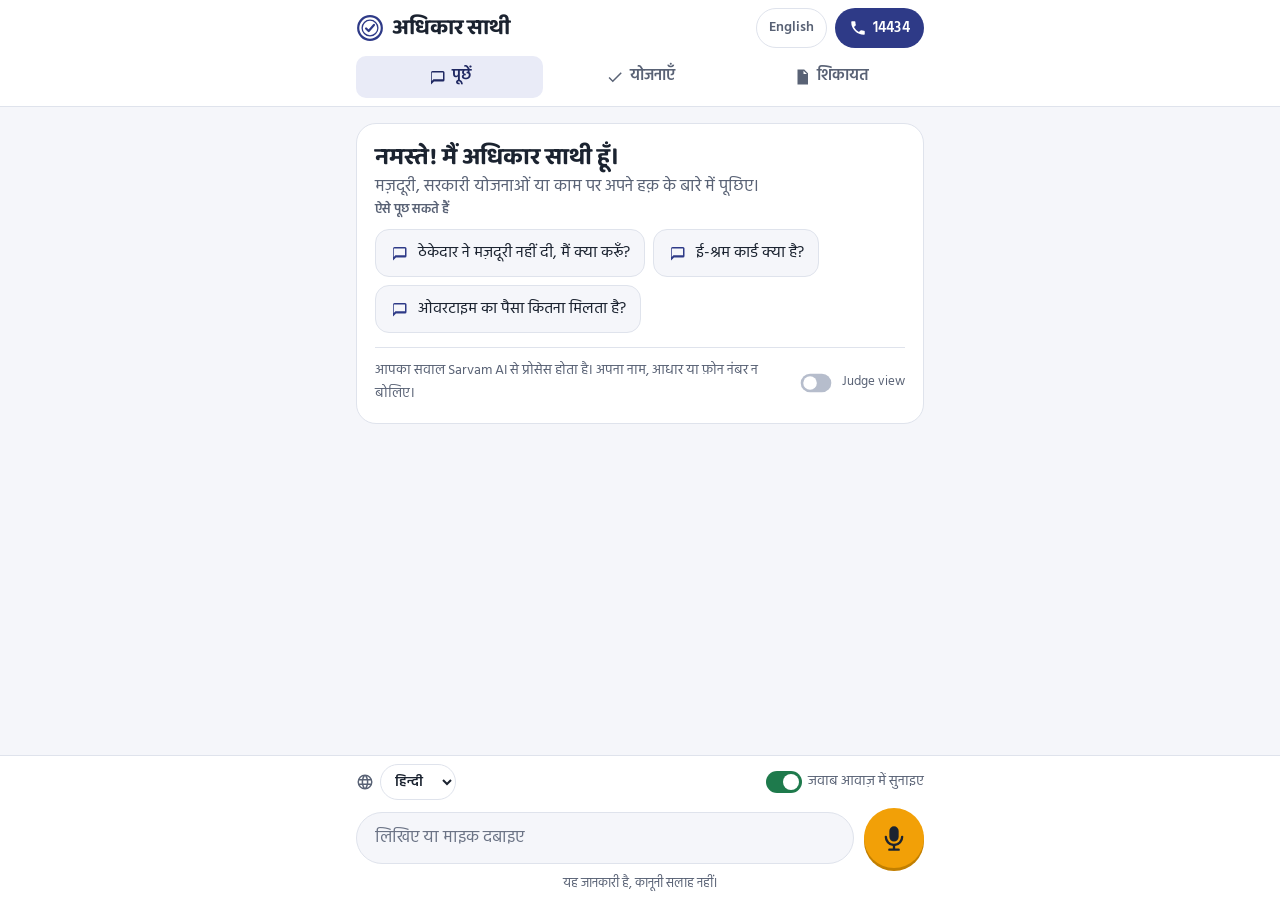
<file: app/frontend/index.html>
<!doctype html>
<html lang="hi">
<head>
  <meta charset="utf-8">
  <meta name="viewport" content="width=device-width, initial-scale=1, viewport-fit=cover">
  <meta name="theme-color" content="#2E3A87">
  <title>अधिकार साथी | Adhikar Saathi</title>
  <meta name="description" content="Voice assistant that explains workers' rights and welfare schemes in Indian languages, with the law cited.">
  <!-- Fonts are optional: offline, the stacks fall back to Nirmala UI / system Indic fonts. -->
  <link rel="preconnect" href="https://fonts.googleapis.com">
  <link rel="preconnect" href="https://fonts.gstatic.com" crossorigin>
  <link href="https://fonts.googleapis.com/css2?family=Baloo+2:wght@600;700&family=Hind:wght@400;500;600&family=Noto+Sans+Bengali:wght@400;600&family=Noto+Sans+Gurmukhi:wght@400;600&display=swap" rel="stylesheet">
  <link rel="stylesheet" href="style.css?v=4">
</head>
<body>
  <a class="skip" href="#main" data-s="skip"></a>

  <header class="top no-print">
    <div class="top-row">
      <div class="brand">
        <svg class="brand-mark" viewBox="0 0 32 32" aria-hidden="true" focusable="false"><circle cx="16" cy="16" r="13.5" fill="none" stroke="currentColor" stroke-width="2.5"/><circle cx="16" cy="16" r="9" fill="none" stroke="currentColor" stroke-width="1.5"/><path d="M11.5 16.5l3 3 6-7" fill="none" stroke="currentColor" stroke-width="2.5" stroke-linecap="round" stroke-linejoin="round"/></svg>
        <span class="brand-name" data-s="brand"></span>
      </div>
      <div class="top-actions">
        <button type="button" class="ui-lang" id="ui-lang"></button>
        <a class="helpline" href="tel:14434" data-s-aria="helpline.aria">
          <svg viewBox="0 0 24 24" width="18" height="18" aria-hidden="true" focusable="false"><path fill="currentColor" d="M6.6 10.8a15.1 15.1 0 0 0 6.6 6.6l2.2-2.2a1 1 0 0 1 1-.25 11.4 11.4 0 0 0 3.6.57 1 1 0 0 1 1 1V20a1 1 0 0 1-1 1A17 17 0 0 1 3 4a1 1 0 0 1 1-1h3.5a1 1 0 0 1 1 1c0 1.25.2 2.45.57 3.6a1 1 0 0 1-.25 1z"/></svg>
          <span>14434</span>
        </a>
      </div>
    </div>
    <nav class="tabs" id="tabs" aria-label="Main"></nav>
  </header>

  <main id="main" tabindex="-1">
    <section id="view-ask" class="view">
      <h1 class="sr-only" data-s="home.title"></h1>
      <div id="thread" class="thread"></div>
    </section>

    <section id="view-schemes" class="view" hidden>
      <h1 class="view-title" data-s="sch.title"></h1>
      <div id="sch-body"></div>
    </section>

    <section id="view-complaint" class="view" hidden>
      <h1 class="view-title no-print" data-s="cmp.title"></h1>
      <div id="cmp-form-wrap" class="no-print">
        <p class="lead" data-s="cmp.intro"></p>
        <form id="cmp-form" class="form" novalidate></form>
      </div>
      <div id="cmp-result" aria-live="polite"></div>
    </section>
  </main>

  <footer class="composer no-print" id="composer" data-state="idle" data-mode="mic">
    <div class="composer-inner">
      <div class="composer-meta">
        <label class="pick">
          <svg viewBox="0 0 24 24" width="18" height="18" aria-hidden="true" focusable="false"><path fill="currentColor" d="M12 2a10 10 0 1 0 0 20 10 10 0 0 0 0-20zm6.9 6h-2.95a15.7 15.7 0 0 0-1.38-3.56A8 8 0 0 1 18.9 8zM12 4.04c.83 1.2 1.48 2.53 1.91 3.96h-3.82c.43-1.43 1.08-2.76 1.91-3.96zM4.26 14a8.2 8.2 0 0 1 0-4h3.38a16.5 16.5 0 0 0 0 4zm.82 2h2.95c.32 1.25.78 2.45 1.38 3.56A8 8 0 0 1 5.08 16zm2.95-8H5.08a8 8 0 0 1 4.33-3.56A15.7 15.7 0 0 0 8.03 8zM12 19.96A14 14 0 0 1 10.09 16h3.82A14 14 0 0 1 12 19.96zM14.34 14H9.66a14.6 14.6 0 0 1 0-4h4.68a14.6 14.6 0 0 1 0 4zm.25 5.56c.6-1.11 1.06-2.31 1.38-3.56h2.95a8 8 0 0 1-4.33 3.56zM16.36 14a16.5 16.5 0 0 0 0-4h3.38a8.2 8.2 0 0 1 0 4z"/></svg>
          <span class="sr-only" data-s="lang.label"></span>
          <select id="lang-select"></select>
        </label>
        <label class="pick voice">
          <input type="checkbox" id="want-audio" checked>
          <span class="switch" aria-hidden="true"></span>
          <span data-s="home.voiceReply"></span>
        </label>
      </div>

      <form id="text-form" class="input-row" autocomplete="off" novalidate>
        <div class="rec-bar" id="rec-bar" role="status" aria-live="polite">
          <span class="rec-dot" aria-hidden="true"></span>
          <span class="rec-msg" data-s="rec.recording"></span>
          <span class="rec-time" id="rec-time"></span>
        </div>
        <label for="text-input" class="sr-only" data-s="home.orType"></label>
        <input id="text-input" name="text" type="text" enterkeyhint="send" maxlength="500" data-s-ph="home.placeholder">
        <button type="button" id="mic" class="mic">
          <svg class="ring" viewBox="0 0 64 64" aria-hidden="true" focusable="false"><circle cx="32" cy="32" r="29.5" pathLength="100"/></svg>
          <svg class="ic ic-mic" viewBox="0 0 24 24" aria-hidden="true" focusable="false"><path fill="currentColor" d="M12 15a4 4 0 0 0 4-4V6a4 4 0 0 0-8 0v5a4 4 0 0 0 4 4zm6-4a1 1 0 0 1 2 0 8 8 0 0 1-7 7.94V21h3a1 1 0 0 1 0 2H8a1 1 0 0 1 0-2h3v-2.06A8 8 0 0 1 4 11a1 1 0 0 1 2 0 6 6 0 0 0 12 0z"/></svg>
          <svg class="ic ic-stop" viewBox="0 0 24 24" aria-hidden="true" focusable="false"><rect x="6" y="6" width="12" height="12" rx="2.5" fill="currentColor"/></svg>
          <svg class="ic ic-send" viewBox="0 0 24 24" aria-hidden="true" focusable="false"><path fill="currentColor" d="M3.4 20.4 21 12 3.4 3.6 3.4 10l12.6 2-12.6 2z"/></svg>
        </button>
      </form>
      <p class="fine" data-s="notice.legal"></p>
    </div>
  </footer>

  <script src="app.js?v=4"></script>
</body>
</html>
</file>
<file: app/frontend/style.css>
/* Adhikar Saathi: a quiet chat thread with one bold element, the citation stamp
   (stamp-pad ink blue, like an office seal: the mark that makes a paper official). */
:root {
  --ink: #1b2330;
  --stamp: #2e3a87;
  --stamp-deep: #1f2862;
  --stamp-tint: #e9ebf7;
  --marigold: #f2a007;
  --marigold-deep: #c27f00;
  --paper: #f5f6fa;
  --card: #ffffff;
  --line: #dfe3ec;
  --muted: #596275;
  --ok: #1e7a4c;
  --ok-bg: #e3f4ea;
  --warn: #7a4f00;
  --warn-bg: #fff4d6;
  --bad: #b3261e;
  --bad-bg: #fce8e6;
  --focus: #1a5cff;
  --col: 600px;
  --composer-h: 150px;
  --indic: "Hind", "Noto Sans Devanagari", "Noto Sans Gurmukhi", "Noto Sans Bengali", "Nirmala UI", "Mangal", system-ui, -apple-system, "Segoe UI", Roboto, sans-serif;
  --font-body: var(--indic);
  --font-display: "Baloo 2", "Hind", "Noto Sans Devanagari", "Nirmala UI", system-ui, sans-serif;
  --font-mono: ui-monospace, "Cascadia Mono", Consolas, monospace;
}

* { box-sizing: border-box; }
html { -webkit-text-size-adjust: 100%; }
body {
  margin: 0;
  background: var(--paper);
  color: var(--ink);
  font-family: var(--font-body);
  font-size: 17px;
  line-height: 1.6;
}
[hidden] { display: none !important; }
button, input, textarea, select { font: inherit; color: inherit; }
a { color: var(--stamp); }
:focus-visible { outline: 3px solid var(--focus); outline-offset: 2px; border-radius: 8px; }
.sr-only { position: absolute; width: 1px; height: 1px; overflow: hidden; clip: rect(0 0 0 0); white-space: nowrap; }
.skip { position: absolute; left: -999px; top: 0; background: var(--marigold); color: var(--ink); padding: 12px 16px; z-index: 100; font-weight: 600; }
.skip:focus { left: 8px; top: 8px; }

/* ---------- header ---------- */
.top { position: sticky; top: 0; z-index: 20; background: var(--card); border-bottom: 1px solid var(--line); }
.top-row, .tabs { max-width: var(--col); margin: 0 auto; padding: 0 16px; }
.top-row { display: flex; align-items: center; justify-content: space-between; gap: 12px; min-height: 56px; }
.brand { display: flex; align-items: center; gap: 8px; color: var(--stamp); min-width: 0; }
.brand-mark { width: 28px; height: 28px; flex: none; }
.brand-name { font-family: var(--font-display); font-weight: 700; font-size: 22px; line-height: 1.2; color: var(--ink); white-space: nowrap; }
.top-actions { display: flex; align-items: center; gap: 8px; }
.ui-lang {
  min-height: 40px; padding: 0 12px; border-radius: 999px; border: 1px solid var(--line); background: var(--card);
  font-size: 14px; font-weight: 600; cursor: pointer; color: var(--muted);
}
.helpline {
  display: inline-flex; align-items: center; gap: 6px; min-height: 40px; padding: 0 14px; border-radius: 999px;
  background: var(--stamp); color: #fff; text-decoration: none; font-weight: 600; font-size: 15px; letter-spacing: .3px;
}
.tabs { display: flex; gap: 4px; padding-bottom: 8px; }
.tab {
  flex: 1; display: flex; align-items: center; justify-content: center; gap: 6px; min-height: 42px;
  border: 0; border-radius: 10px; background: transparent; color: var(--muted); font-weight: 600; font-size: 16px; cursor: pointer;
}
.tab svg { width: 18px; height: 18px; flex: none; }
.tab[aria-current="page"] { background: var(--stamp-tint); color: var(--stamp-deep); }

/* ---------- layout ---------- */
main { max-width: var(--col); margin: 0 auto; padding: 16px 16px 24px; outline: none; }
body.on-ask main { padding-bottom: calc(var(--composer-h) + 16px); }
.view-title { font-family: var(--font-display); font-weight: 700; font-size: 26px; line-height: 1.3; margin: 4px 0 8px; }
.lead { margin: 0 0 16px; color: var(--muted); }

/* ---------- thread ---------- */
.thread { display: flex; flex-direction: column; gap: 14px; }
.msg { max-width: 92%; animation: rise .3s ease-out both; }
.msg.me { align-self: flex-end; max-width: 82%; }
.bubble { background: var(--card); border: 1px solid var(--line); border-radius: 6px 20px 20px 20px; padding: 14px 16px; }
.me .bubble { background: var(--stamp); border-color: var(--stamp); color: #fff; border-radius: 20px 6px 20px 20px; }
.me .bubble.pending { display: flex; align-items: center; gap: 8px; }
.me .bubble.pending svg { width: 20px; height: 20px; }
.bubble p { margin: 0; }
.answer-text { font-size: 18px; line-height: 1.75; white-space: pre-line; }

/* welcome */
.msg.welcome { max-width: 100%; }
.welcome .bubble { padding: 18px; border-radius: 20px; }
.welcome-title { font-family: var(--font-display); font-weight: 700; font-size: 24px; line-height: 1.3; margin: 0 0 4px; }
.welcome-body { color: var(--muted); margin: 0 0 14px; }
.eyebrow { display: block; font-size: 13px; font-weight: 600; color: var(--muted); margin: 0 0 8px; }
.chips { display: flex; flex-direction: column; gap: 8px; }
.chip {
  display: flex; align-items: center; gap: 10px; text-align: left; min-height: 48px; padding: 8px 14px;
  border: 1px solid var(--line); border-radius: 14px; background: var(--paper); cursor: pointer; font-size: 16px; line-height: 1.4;
}
.chip svg { width: 18px; height: 18px; flex: none; color: var(--stamp); }
.chip:hover { border-color: var(--stamp); }
.welcome-foot { margin: 14px 0 0; padding-top: 12px; border-top: 1px solid var(--line); font-size: 14px; color: var(--muted); display: flex; flex-wrap: wrap; gap: 6px 14px; align-items: center; justify-content: space-between; }
.welcome-foot p { margin: 0; flex: 1 1 220px; }

/* status label inside a bubble (clarify / refuse / error) */
.tag { display: inline-block; font-size: 13px; font-weight: 600; padding: 2px 10px; border-radius: 999px; margin-bottom: 8px; }
.tag.clarify { background: var(--warn-bg); color: var(--warn); }
.tag.refuse { background: var(--stamp-tint); color: var(--stamp-deep); }
.tag.error { background: var(--bad-bg); color: var(--bad); }
.bubble.clarify { border-color: var(--marigold); }
.bubble.error { border-color: var(--bad); }

/* listen */
.listen {
  display: inline-flex; align-items: center; gap: 8px; min-height: 44px; padding: 0 16px 0 10px; margin: 12px 0 0;
  border: 0; border-radius: 999px; background: var(--marigold); color: var(--ink); font-weight: 600; cursor: pointer;
}
.listen svg { width: 24px; height: 24px; }
.listen-hint { display: block; font-size: 14px; color: var(--warn); margin-top: 6px; }

/* the signature: citations as rubber-stamp impressions */
.sources { margin-top: 14px; }
.stamps { display: flex; flex-wrap: wrap; gap: 10px 12px; padding: 4px 2px; }
.stamp {
  display: inline-flex; flex-direction: column; align-items: flex-start; gap: 0; padding: 5px 10px 6px;
  border: 2px solid var(--stamp); border-radius: 6px; outline: 1px solid var(--stamp); outline-offset: 2px;
  color: var(--stamp); background: rgba(46, 58, 135, .04); text-decoration: none; transform: rotate(-1.4deg);
  font-family: var(--font-body); line-height: 1.25;
}
.stamp:nth-child(even) { transform: rotate(1.1deg); }
.stamp-law { font-size: 12px; font-weight: 600; text-transform: uppercase; letter-spacing: .07em; }
.stamp-sec { font-family: var(--font-mono); font-size: 12px; opacity: .85; }
a.stamp:hover { background: var(--stamp-tint); }
a.stamp:focus-visible { outline: 3px solid var(--focus); }

.linkish { background: none; border: 0; padding: 6px 0; min-height: 40px; color: var(--stamp); font-weight: 600; cursor: pointer; text-decoration: underline; text-underline-offset: 3px; }
.gloss { margin-top: 6px; padding: 10px 12px; border-radius: 12px; background: var(--paper); font-size: 16px; }
.note { margin-top: 12px; padding: 10px 12px; border-radius: 12px; font-size: 15px; }
.note.warn { background: var(--warn-bg); color: var(--warn); }
.note.warn p + p { margin-top: 4px; }
.note.help { background: var(--stamp-tint); color: var(--stamp-deep); display: flex; flex-wrap: wrap; align-items: center; justify-content: space-between; gap: 8px; }
.call { display: inline-flex; align-items: center; gap: 6px; min-height: 40px; padding: 0 14px; border-radius: 999px; background: var(--stamp); color: #fff; text-decoration: none; font-weight: 600; }
.after { font-size: 14px; color: var(--muted); margin: 6px 4px 0; }
.retry { margin-top: 12px; }

/* thinking dots */
.dots { display: inline-flex; gap: 6px; align-items: center; min-height: 28px; }
.dots i { width: 8px; height: 8px; border-radius: 50%; background: var(--muted); animation: blink 1.2s ease-in-out infinite; }
.dots i:nth-child(2) { animation-delay: .15s; }
.dots i:nth-child(3) { animation-delay: .3s; }
.dots-label { margin-left: 8px; color: var(--muted); font-size: 15px; }

.judge-only { display: none; }
body.judge .judge-only { display: block; }
.judge-box { margin-top: 8px; background: #11182a; color: #dfe6f5; border-radius: 12px; padding: 10px 12px; font: 13px/1.5 var(--font-mono); overflow-x: auto; }
.judge-box pre { margin: 0; white-space: pre-wrap; word-break: break-word; }
.judge-toggle { display: inline-flex; align-items: center; gap: 8px; background: none; border: 0; padding: 4px 0; min-height: 36px; cursor: pointer; font-size: 13px; color: var(--muted); }
.judge-toggle .switch { transform: scale(.85); }

/* ---------- composer ---------- */
.composer { position: fixed; left: 0; right: 0; bottom: 0; z-index: 30; background: var(--card); border-top: 1px solid var(--line); padding-bottom: env(safe-area-inset-bottom); }
.composer-inner { max-width: var(--col); margin: 0 auto; padding: 8px 16px 6px; }
.composer-meta { display: flex; align-items: center; justify-content: space-between; gap: 10px; margin-bottom: 8px; font-size: 14px; color: var(--muted); }
.pick { display: inline-flex; align-items: center; gap: 6px; min-height: 36px; cursor: pointer; }
.pick select { border: 1px solid var(--line); border-radius: 999px; padding: 4px 10px; background: var(--card); font-weight: 600; color: var(--ink); min-height: 36px; }
.voice input { position: absolute; opacity: 0; width: 1px; height: 1px; }
.switch { width: 36px; height: 22px; border-radius: 999px; background: #b6bdcc; position: relative; transition: background .2s; flex: none; display: inline-block; }
.switch::after { content: ""; position: absolute; top: 3px; left: 3px; width: 16px; height: 16px; border-radius: 50%; background: #fff; transition: transform .2s; }
.voice input:checked + .switch, .judge-toggle[aria-checked="true"] .switch { background: var(--ok); }
.voice input:checked + .switch::after, .judge-toggle[aria-checked="true"] .switch::after { transform: translateX(14px); }
.voice input:focus-visible + .switch { outline: 3px solid var(--focus); outline-offset: 2px; }

.input-row { display: flex; align-items: center; gap: 10px; }
.input-row input {
  flex: 1; min-width: 0; min-height: 52px; padding: 10px 18px; border: 1px solid var(--line); border-radius: 999px;
  background: var(--paper); font-size: 17px;
}
.input-row input::placeholder { color: #6b7385; }
.mic {
  position: relative; flex: none; width: 60px; height: 60px; border-radius: 50%; border: 0; cursor: pointer;
  background: var(--marigold); color: var(--ink); display: grid; place-items: center;
  box-shadow: 0 3px 0 var(--marigold-deep); transition: background-color .2s, transform .1s;
}
.mic:active { transform: translateY(2px); box-shadow: 0 1px 0 var(--marigold-deep); }
.mic .ic { width: 28px; height: 28px; grid-area: 1 / 1; display: none; }
.mic .ring { position: absolute; inset: -6px; width: calc(100% + 12px); height: calc(100% + 12px); transform: rotate(-90deg); display: none; }
.mic .ring circle { fill: none; stroke: var(--bad); stroke-width: 3; stroke-dasharray: 100; stroke-dashoffset: 100; stroke-linecap: round; }
.composer[data-mode="mic"] .ic-mic { display: block; }
.composer[data-mode="send"] .mic { background: var(--stamp); color: #fff; box-shadow: 0 3px 0 var(--stamp-deep); }
.composer[data-mode="send"] .ic-send { display: block; }
.composer[data-state="recording"] .mic { background: var(--bad); color: #fff; box-shadow: none; }
.composer[data-state="recording"] .ic { display: none; }
.composer[data-state="recording"] .ic-stop { display: block; }
.composer[data-state="recording"] .ring { display: block; }
.composer[data-state="thinking"] .mic, .composer[data-state="requesting"] .mic { opacity: .5; cursor: progress; }
.composer.nudge[data-state="idle"] .mic { animation: nudge 1.6s ease-in-out infinite; }

.rec-bar { display: none; align-items: center; gap: 10px; min-width: 0; min-height: 52px; padding: 0 18px; border-radius: 999px; background: var(--bad-bg); color: var(--bad); font-weight: 600; flex: 1; }
.composer[data-state="recording"] .rec-bar { display: flex; }
.composer[data-state="recording"] .input-row input { display: none; }
.rec-dot { width: 10px; height: 10px; border-radius: 50%; background: var(--bad); animation: blink 1s ease-in-out infinite; flex: none; }
.rec-msg { flex: 1; font-size: 15px; line-height: 1.3; }
.rec-time { font-variant-numeric: tabular-nums; font-family: var(--font-mono); font-size: 14px; }
.fine { margin: 6px 0 0; text-align: center; font-size: 12.5px; color: var(--muted); }

/* ---------- buttons (schemes / complaint) ---------- */
.btn {
  display: inline-flex; align-items: center; justify-content: center; gap: 8px; min-height: 52px; padding: 8px 20px;
  border-radius: 14px; border: 1px solid var(--line); background: var(--card); color: var(--ink); font-weight: 600; cursor: pointer; text-decoration: none; text-align: center;
}
.btn-primary { background: var(--stamp); border-color: var(--stamp); color: #fff; }
.btn-block { width: 100%; }
.btn[disabled] { opacity: .55; cursor: not-allowed; }
.btn-row { display: flex; gap: 10px; flex-wrap: wrap; }
.btn-row > .btn { flex: 1 1 140px; }

/* ---------- schemes ---------- */
.q-card { background: var(--card); border: 1px solid var(--line); border-radius: 20px; padding: 18px; }
.q-head { display: flex; align-items: center; gap: 12px; margin-bottom: 10px; font-size: 14px; color: var(--muted); font-weight: 600; }
.bar { flex: 1; height: 6px; border-radius: 3px; background: var(--line); overflow: hidden; }
.bar i { display: block; height: 100%; background: var(--stamp); border-radius: 3px; transition: width .3s; }
.q-text { font-family: var(--font-display); font-weight: 700; font-size: 23px; line-height: 1.35; margin: 0 0 14px; outline: none; }
.opts { display: grid; gap: 10px; }
.opt { justify-content: flex-start; text-align: left; min-height: 56px; font-size: 18px; font-weight: 500; border-radius: 14px; }
.opt:hover { border-color: var(--stamp); }
.q-back { margin-top: 12px; }
.results-title { font-family: var(--font-display); font-weight: 700; font-size: 23px; margin: 0 0 12px; }
.match { background: var(--card); border: 1px solid var(--line); border-radius: 18px; padding: 16px; margin-bottom: 12px; }
.match-head { display: flex; align-items: flex-start; justify-content: space-between; gap: 10px; margin-bottom: 6px; }
.match-name { font-family: var(--font-display); font-weight: 700; font-size: 20px; line-height: 1.3; margin: 0; }
.pill { display: inline-flex; align-items: center; gap: 5px; flex: none; padding: 3px 10px; border-radius: 999px; font-weight: 600; font-size: 14px; line-height: 1.4; }
.pill.yes { background: var(--ok-bg); color: var(--ok); }
.pill.no { background: var(--bad-bg); color: var(--bad); }
.pill.unk { background: var(--warn-bg); color: var(--warn); }
.why { margin: 6px 0; font-size: 15.5px; color: var(--muted); }
.missing { font-size: 14.5px; color: var(--warn); margin: 0 0 8px; }
.match .linkish { min-height: 36px; }
.fine-print { font-size: 14px; color: var(--muted); margin: 6px 0 14px; }
.loading { text-align: center; padding: 40px 0; color: var(--muted); }

/* ---------- complaint ---------- */
.form { display: grid; gap: 14px; }
.field label { display: block; font-weight: 600; margin-bottom: 4px; font-size: 16px; }
.field .hint { font-size: 14px; color: var(--muted); margin: 0 0 6px; }
.field-row { display: grid; grid-template-columns: 1fr 1fr; gap: 10px; }
@media (max-width: 380px) { .field-row { grid-template-columns: 1fr; } }
.form input, .form textarea {
  width: 100%; min-height: 50px; padding: 10px 14px; border: 1px solid #b9c0ce; border-radius: 12px; background: #fff;
}
.form textarea { min-height: 120px; resize: vertical; }
.form-msg { color: var(--bad); font-size: 15px; margin: 0; }
.review { display: flex; gap: 10px; align-items: flex-start; background: var(--warn-bg); color: var(--warn); border-radius: 14px; padding: 12px 14px; margin: 0 0 14px; }
.review svg { flex: none; width: 24px; height: 24px; margin-top: 2px; }
.review strong { display: block; font-size: 17px; }
.paper { background: var(--card); border: 1px solid var(--line); border-radius: 16px; padding: 16px; margin-bottom: 12px; }
.paper h2 { font-size: 14px; color: var(--muted); font-weight: 600; margin: 0 0 6px; }
.draft { font-family: var(--font-body); white-space: pre-wrap; font-size: 17px; line-height: 1.75; margin: 0; word-break: break-word; }
.checklist { margin: 4px 0 0; padding-left: 20px; }
.checklist li { margin-bottom: 4px; }
.toast { font-weight: 600; color: var(--ok); min-height: 1.4em; margin: 6px 0; }

/* ---------- motion ---------- */
@keyframes rise { from { opacity: 0; transform: translateY(6px); } to { opacity: 1; transform: none; } }
@keyframes blink { 0%, 100% { opacity: .25; } 50% { opacity: 1; } }
@keyframes nudge { 0%, 100% { transform: scale(1); } 50% { transform: scale(1.07); } }
@media (prefers-reduced-motion: reduce) {
  *, *::before, *::after { animation: none !important; transition: none !important; scroll-behavior: auto !important; }
}

@media (min-width: 700px) {
  .msg { max-width: 82%; }
  .chips { flex-direction: row; flex-wrap: wrap; }
}

/* ---------- print: only the complaint draft ---------- */
@media print {
  .no-print, .top, .composer { display: none !important; }
  html, body, main { background: #fff !important; }
  body { font-size: 13pt; }
  main { max-width: none; padding: 0; }
  .view[hidden] { display: none !important; }
  .paper { border: 1px solid #000; break-inside: avoid; }
  .review { border: 1px solid #000; background: #fff; color: #000; }
  .btn { display: none !important; }
}
</file>
